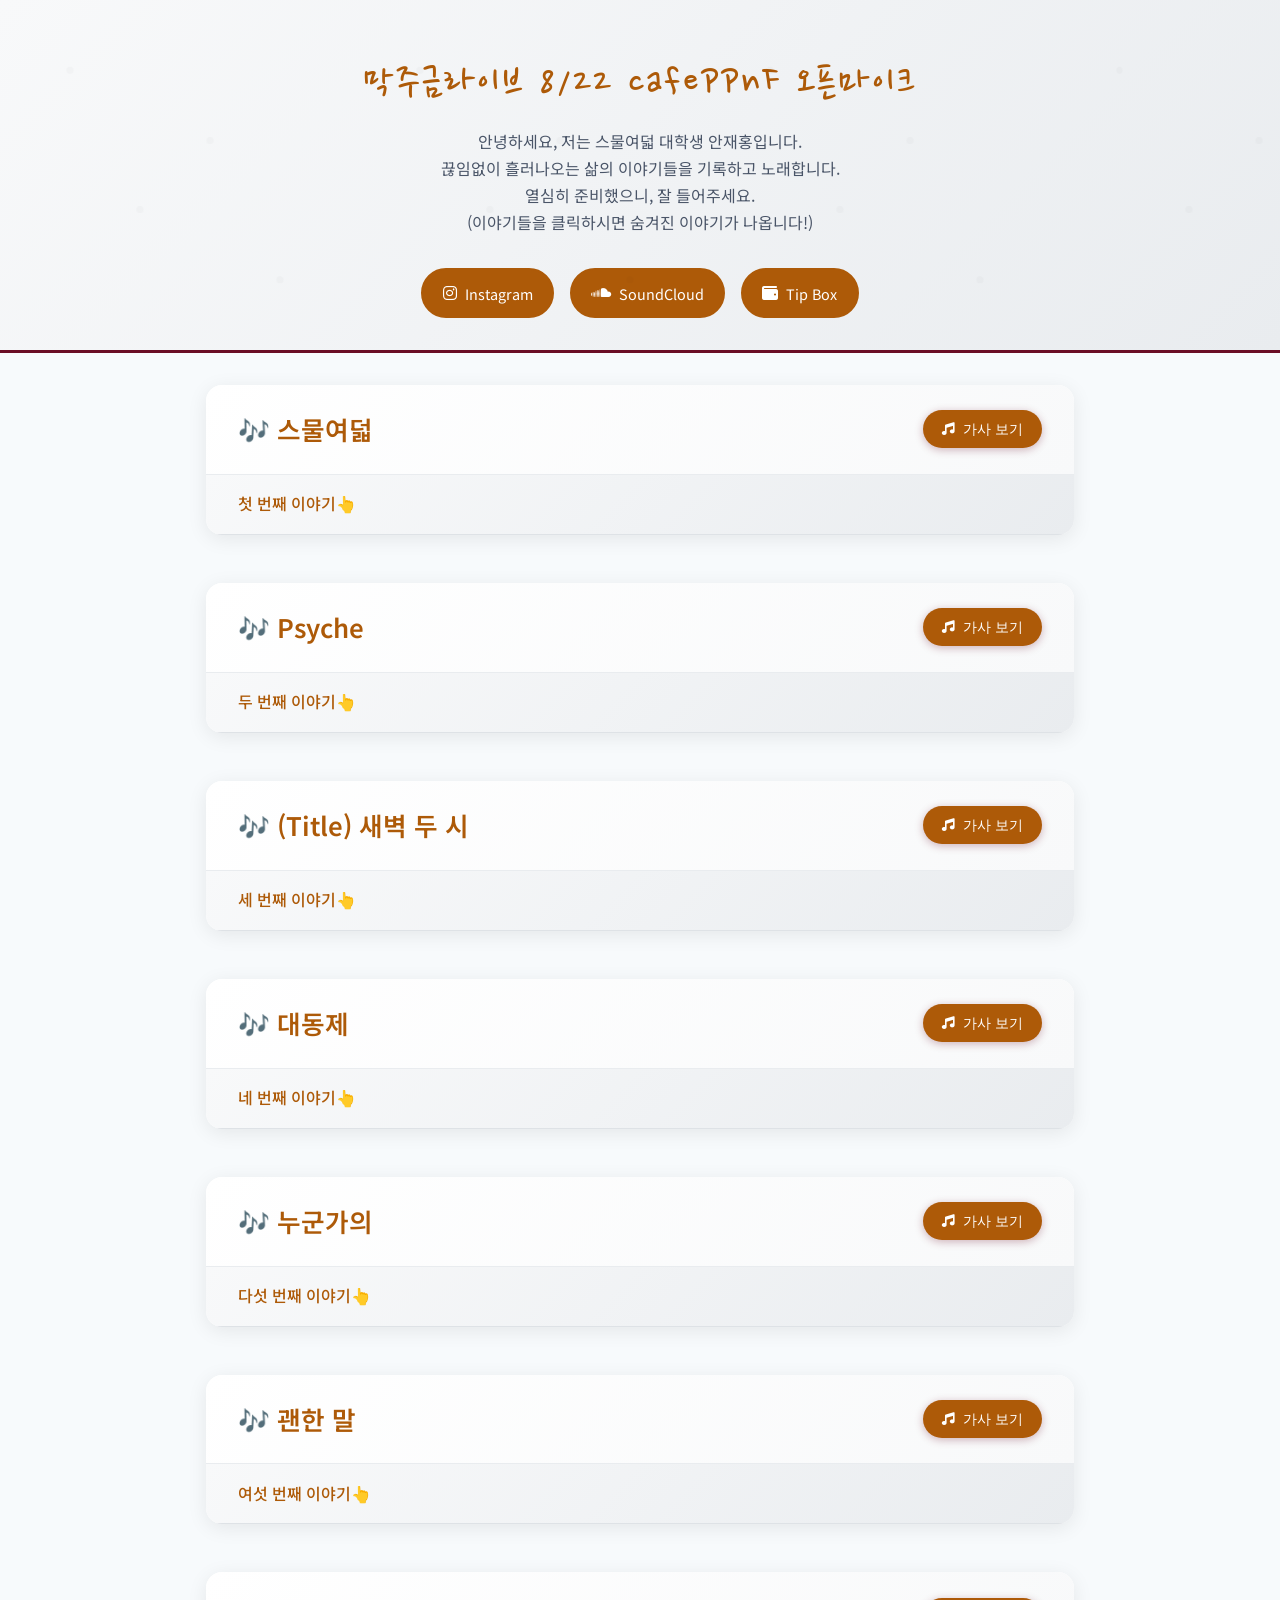
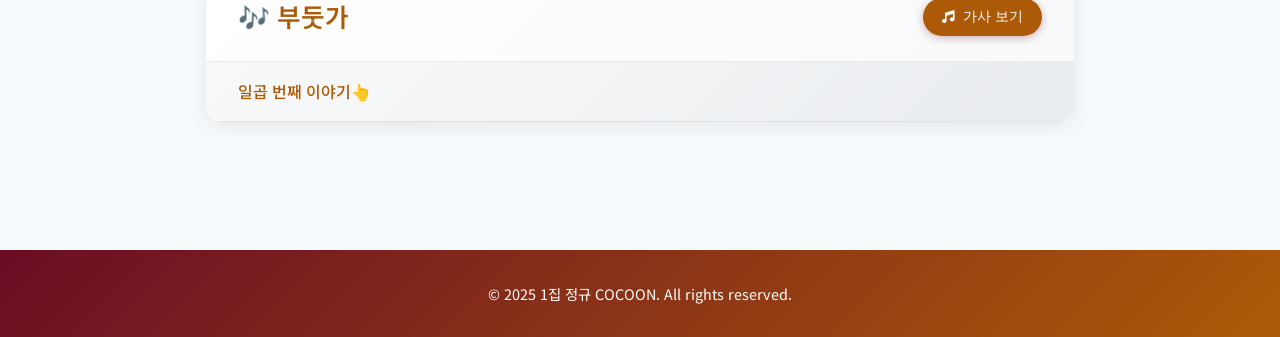
<file: index.html>
<!DOCTYPE html>
<html lang="ko">
<head>
  <meta charset="UTF-8" />
  <meta name="viewport" content="width=device-width, initial-scale=1.0" />
  <title>막주금라이브 8/22 cafePPnF 오픈마이크</title>

  <!-- Font Awesome 아이콘 -->
  <link rel="stylesheet" href="https://cdnjs.cloudflare.com/ajax/libs/font-awesome/6.5.0/css/all.min.css" />

  <!-- 외부 스타일시트 -->
  <link rel="stylesheet" href="style.css" />
</head>
<body>

  <!-- 헤더 -->
  <header>
    <h1>막주금라이브 8/22 cafePPnF 오픈마이크</h1>
    <p>
      안녕하세요, 저는 스물여덟 대학생 안재홍입니다.<br>
      끊임없이 흘러나오는 삶의 이야기들을 기록하고 노래합니다.<br> 
      열심히 준비했으니, 잘 들어주세요.<br>
(이야기들을 클릭하시면 숨겨진 이야기가 나옵니다!)
    </p>

    <div class="social-buttons">
      <!-- 인스타그램 링크 -->
      <a href="https://www.instagram.com/jaell0ng" target="_blank" class="icon-link">
        <i class="fab fa-instagram"></i> Instagram
      </a>

      <!-- 사운드클라우드 링크 -->
      <a href="https://on.soundcloud.com/bjVMJqbjcy9wrwm89" target="_blank" class="icon-link">
        <i class="fab fa-soundcloud"></i> SoundCloud
      </a>

      <!-- 카카오페이 링크 -->
      <a href="https://qr.kakaopay.com/Ej7u1eYZe" target="_blank" class="icon-link">
        <i class="fas fa-wallet"></i> Tip Box
      </a>
    </div>
  </header>

  <!-- 곡 리스트 -->
  <main>
    <div id="songs-container">
      <!-- 곡 섹션들이 JavaScript로 동적으로 생성됩니다 -->
    </div>
  </main>

  <!-- 푸터 -->
  <footer>
    <p>© 2025 1집 정규 COCOON. All rights reserved.</p>
  </footer>

  <!-- JavaScript -->
  <script src="script.js"></script>
</body>
</html>
</file>
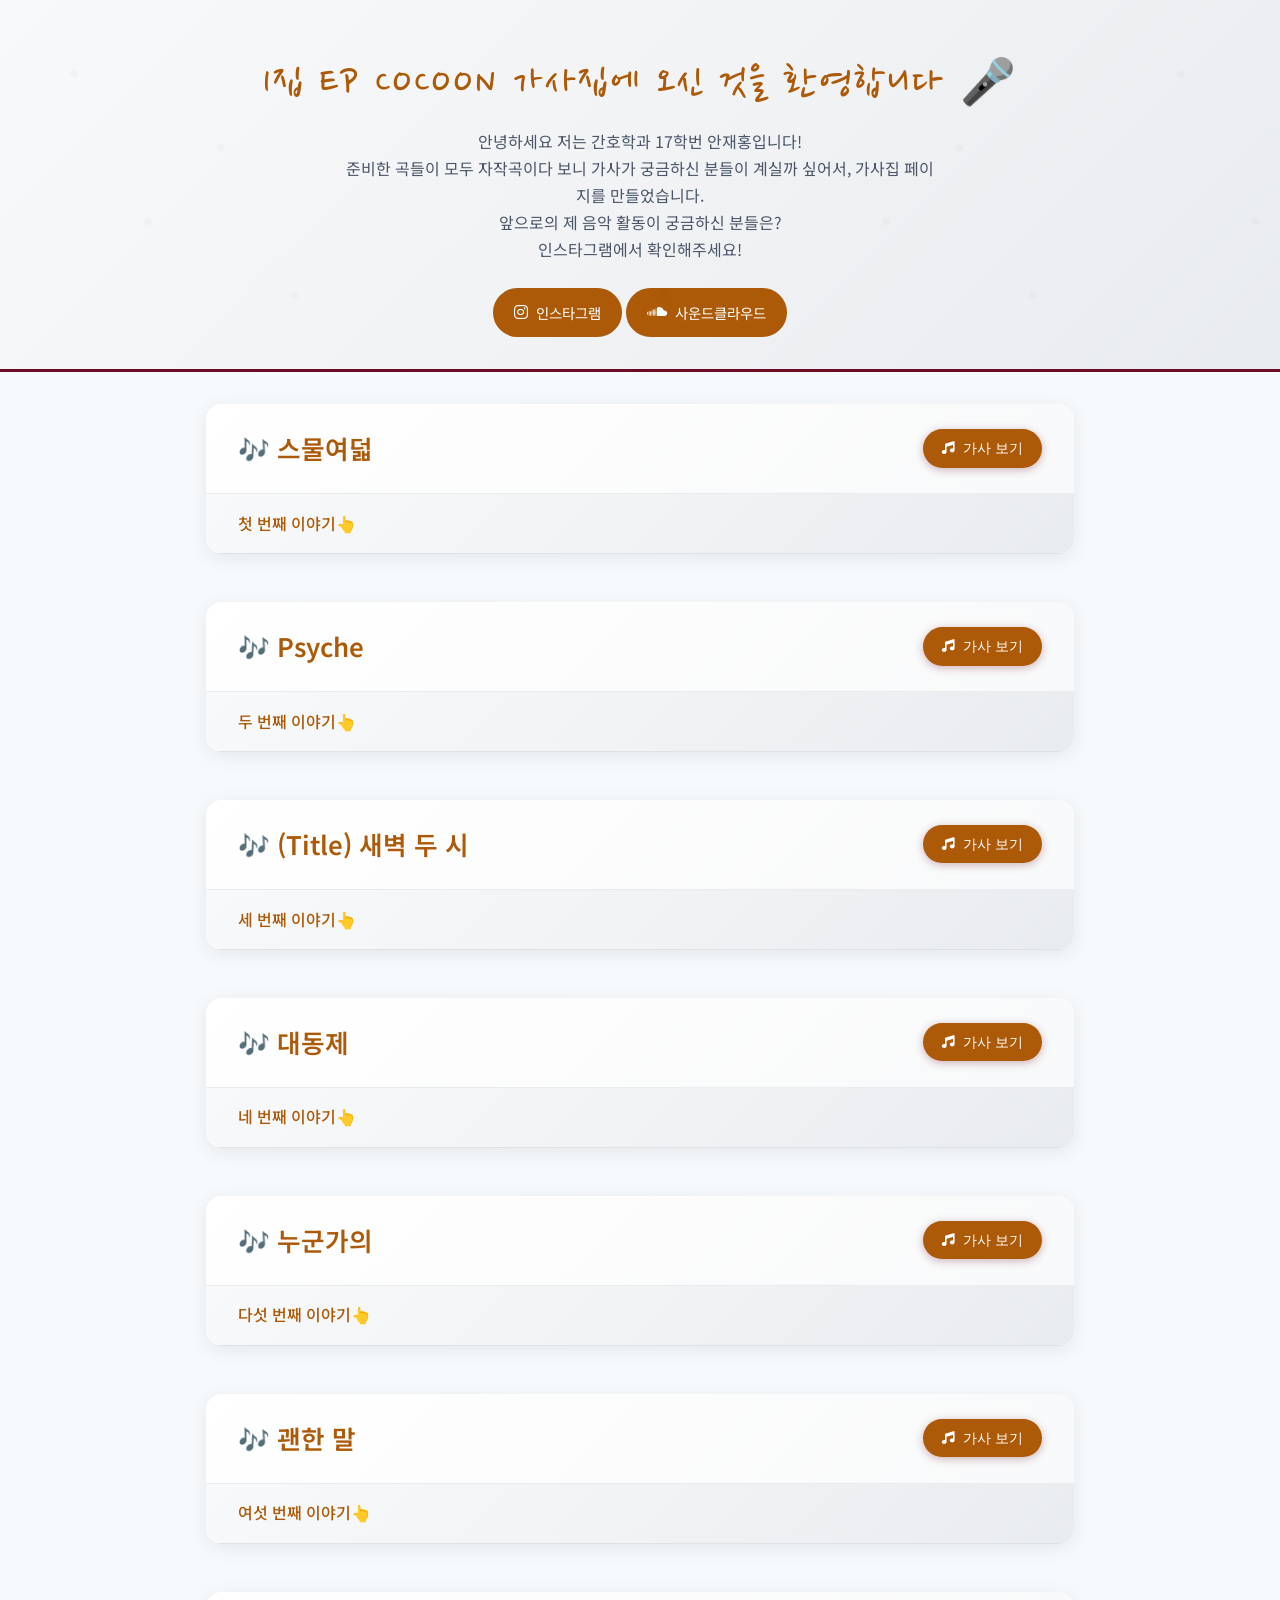
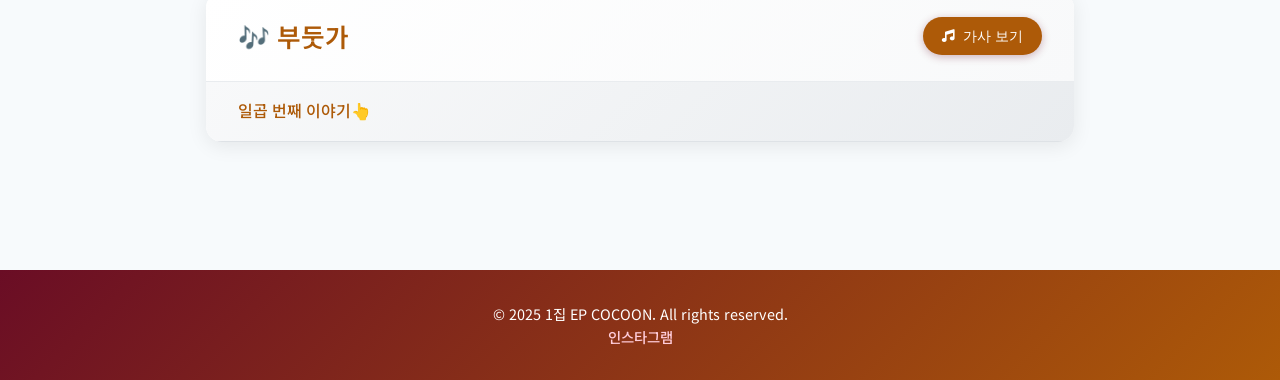
<file: index-new.html>
<!DOCTYPE html>
<html lang="ko">
<head>
  <meta charset="UTF-8" />
  <meta name="viewport" content="width=device-width, initial-scale=1.0" />
  <title>1st EP COCOON</title>

  <!-- Font Awesome 아이콘 -->
  <link rel="stylesheet" href="https://cdnjs.cloudflare.com/ajax/libs/font-awesome/6.5.0/css/all.min.css" />

  <!-- 외부 스타일시트 -->
  <link rel="stylesheet" href="style.css" />
</head>
<body>

  <!-- 헤더 -->
  <header>
    <h1> 1집 EP COCOON 가사집에 오신 것을 환영합니다 🎤</h1>
    <p>	
	안녕하세요 저는 간호학과 17학번 안재홍입니다! <br />
	준비한 곡들이 모두 자작곡이다 보니 가사가 궁금하신 분들이 계실까 싶어서, 가사집 페이지를 만들었습니다.<br /> 
    	앞으로의 제 음악 활동이 궁금하신 분들은? 
<br />인스타그램에서 확인해주세요!
</p>

    <!-- 인스타그램 링크 -->
    <a href="https://www.instagram.com/jaell0ng" target="_blank" class="icon-link">
      <i class="fab fa-instagram"></i> 인스타그램
    </a>

    <!-- 사운드클라우드 링크 -->
    <a href="https://on.soundcloud.com/bjVMJqbjcy9wrwm89" target="_blank" class="icon-link">
      <i class="fab fa-soundcloud"></i> 사운드클라우드
    </a>
  </header>

  <!-- 네비게이션 -->
  <nav>
    <ul id="nav-list">
      <!-- 네비게이션 항목들이 JavaScript로 동적으로 생성됩니다 -->
    </ul>
  </nav>

  <!-- 곡 리스트 -->
  <main>
    <div id="songs-container">
      <!-- 곡 섹션들이 JavaScript로 동적으로 생성됩니다 -->
    </div>
  </main>

  <!-- 푸터 -->
  <footer>
    <p>© 2025 1집 EP COCOON. All rights reserved.</p>
    <a href="https://www.instagram.com/jaell0ng" target="_blank">인스타그램</a>
  </footer>

  <!-- JavaScript -->
  <script src="script.js"></script>
</body>
</html>
</file>
<file: style.css>
/* 구글 웹폰트 불러오기 */
@import url('https://fonts.googleapis.com/css2?family=Noto+Sans+KR:wght@300;400;500;700&display=swap');
@import url('https://fonts.googleapis.com/css2?family=Nanum+Pen+Script&display=swap');

/* 기본 초기화 */
* {
  margin: 0;
  padding: 0;
  box-sizing: border-box;
}

body {
  font-family: 'Noto Sans KR', sans-serif;
  background-color: #f7fafc;
  color: #2d3748;
  line-height: 1.6;
}

/* 헤더 */
header {
  text-align: center;
  padding: 3rem 1rem 2rem;
  background: linear-gradient(135deg, #f8f9fa 0%, #e9ecef 100%);
  color: #2d3748;
  border-bottom: 3px solid #6a0d25;
  position: relative;
  overflow: hidden;
}

header::before {
  content: '';
  position: absolute;
  top: 0;
  left: 0;
  width: 100%;
  height: 100%;
  background: url('data:image/svg+xml,<svg xmlns="http://www.w3.org/2000/svg" viewBox="0 0 100 100"><defs><pattern id="grain" width="100" height="100" patternUnits="userSpaceOnUse"><circle cx="20" cy="20" r="1" fill="%23000" opacity="0.02"/><circle cx="80" cy="80" r="1" fill="%23000" opacity="0.02"/><circle cx="40" cy="60" r="1" fill="%23000" opacity="0.02"/><circle cx="60" cy="40" r="1" fill="%23000" opacity="0.02"/></pattern></defs><rect width="100" height="100" fill="url(%23grain)"/></svg>');
  pointer-events: none;
}

header h1 {
  font-size: 2.8rem;
  margin-bottom: 0.5rem;
  font-weight: 300;
  color: #ad5a08;
  font-family: 'Nanum Pen Script', cursive;
  letter-spacing: 2px;
}

header .subtitle {
  font-size: 1rem;
  color: #718096;
  margin-bottom: 2rem;
  font-weight: 400;
  font-style: italic;
}

header p {
  font-size: 1rem;
  max-width: 600px;
  margin: 0 auto 1.5rem;
  line-height: 1.7;
  font-weight: 400;
  color: #4a5568;
}

/* 소셜 버튼 영역 */
.social-buttons {
  display: flex;
  justify-content: center;
  gap: 1rem;
  flex-wrap: wrap;
  margin-top: 2rem;
}

/* 아이콘 링크 (인스타, 사운드클라우드 등) */
.icon-link {
  background-color: #ad5a08;
  color: #fff;
  padding: 0.7rem 1.2rem;
  border-radius: 25px;
  font-weight: 400;
  text-decoration: none;
  display: inline-flex;
  align-items: center;
  gap: 8px;
  transition: all 0.3s ease;
  border: 2px solid #ad5a08;
  font-size: 0.9rem;
}

.icon-link i {
  font-size: 16px;
  color: #fff;
}

.icon-link:hover {
  background-color: transparent;
  border-color: #ad5a08;
  color: #ad5a08;
  transform: translateY(-1px);
}

.icon-link:hover i {
  color: #ad5a08;
}

/* 메인 콘텐츠 */
main {
  padding: 2rem 1rem;
  max-width: 900px;
  margin: 0 auto;
}

/* 곡 섹션 */
section {
  margin-bottom: 3rem;
  background: #fff;
  border-radius: 16px;
  overflow: hidden;
  box-shadow: 0 4px 20px rgba(0, 0, 0, 0.08);
  transition: transform 0.3s ease, box-shadow 0.3s ease;
}

section:hover {
  transform: translateY(-4px);
  box-shadow: 0 8px 30px rgba(0, 0, 0, 0.12);
}

/* 곡 헤더 */
.song-header {
  display: flex;
  justify-content: space-between;
  align-items: center;
  padding: 1.5rem 2rem;
  background: linear-gradient(135deg, #fff 0%, #f8f9fa 100%);
  border-bottom: 1px solid #e9ecef;
}

.song-header h2 {
  font-size: 1.6rem;
  color: #ad5a08;
  font-weight: 600;
  margin: 0;
}

/* 가사 토글 버튼 */
.lyrics-toggle {
  background: #ad5a08;
  color: #fff;
  border: none;
  padding: 0.6rem 1.2rem;
  border-radius: 25px;
  cursor: pointer;
  font-size: 0.9rem;
  font-weight: 500;
  display: flex;
  align-items: center;
  gap: 0.5rem;
  transition: all 0.3s ease;
  box-shadow: 0 2px 8px rgba(106, 13, 37, 0.3);
}

.lyrics-toggle:hover {
  background: #031ee8;
  transform: translateY(-2px);
  box-shadow: 0 4px 12px rgba(106, 13, 37, 0.4);
}

.lyrics-toggle i {
  font-size: 0.8rem;
  transition: transform 0.3s ease;
}

.lyrics-toggle:hover i {
  transform: scale(1.2);
}

/* 설명 트리거 영역 */
.description-trigger {
  padding: 1rem 2rem;
  background: linear-gradient(135deg, #f8f9fa 0%, #e9ecef 100%);
  border-bottom: 1px solid #dee2e6;
  cursor: pointer;
  transition: all 0.3s ease;
  min-height: 60px;
  display: flex;
  align-items: center;
  position: relative;
}

.description-trigger:hover {
  background: linear-gradient(135deg, #e9ecef 0%, #dee2e6 100%);
}

.description-trigger:hover::after {
  content: "💭 이 곡에 대한 이야기...";
  position: absolute;
  right: 2rem;
  font-size: 0.8rem;
  color: #ad5a08;
  font-weight: 500;
  opacity: 0.8;
}

/* 점들 스타일 */
.description-dots {
  font-size: 1rem;
  color: #ad5a08;
  font-weight: 500;
  animation: pulse 2s infinite;
}

.description-dots::before {
  content: attr(data-order) " 이야기👆";
  margin-right: 0.5rem;
}

@keyframes pulse {
  0%, 100% { opacity: 0.7; }
  50% { opacity: 1; }
}

/* 설명 내용 */
.description-content {
  display: none;
  font-size: 1rem;
  color: #4a5568;
  line-height: 1.7;
  font-style: italic;
  border-left: 3px solid #031ee8;
  padding-left: 1rem;
  white-space: pre-wrap;
}

/* 가사 컨테이너 */
.lyrics-container {
  display: none;
  padding: 0 2rem 2rem;
  background: #fff;
}

/* 가사 스타일 */
.lyrics {
  font-family: 'Nanum Pen Script', cursive;
  font-size: 1.4rem;
  line-height: 2;
  background: linear-gradient(135deg, #fff8f0 0%, #f8f9fa 100%);
  color: #333;
  padding: 1.5rem;
  border-radius: 12px;
  box-shadow: inset 0 2px 8px rgba(0, 0, 0, 0.05);
  white-space: pre-wrap;
  border-left: 4px solid #e2e8f0;
  margin: 0;
}

/* 에러 메시지 */
.error-message {
  text-align: center;
  padding: 3rem;
  background: #fff;
  border-radius: 16px;
  box-shadow: 0 4px 20px rgba(0, 0, 0, 0.08);
  margin: 2rem 0;
}

.error-message h2 {
  color: #dc3545;
  margin-bottom: 1rem;
  font-size: 1.5rem;
}

.error-message p {
  color: #666;
  font-size: 1rem;
}

/* 푸터 */
footer {
  text-align: center;
  padding: 2rem 1rem;
  background: linear-gradient(135deg, #6a0d25 0%, #ad5a08 100%);
  color: #fff;
  font-size: 0.9rem;
  margin-top: 3rem;
}

footer a {
  color: #ffccda;
  text-decoration: none;
  font-weight: 500;
  transition: color 0.3s ease;
}

footer a:hover {
  color: #fff;
  text-decoration: underline;
}

/* 스크롤바 커스터마이징 */
::-webkit-scrollbar {
  width: 8px;
}

::-webkit-scrollbar-track {
  background: #f1f1f1;
}

::-webkit-scrollbar-thumb {
  background: #ad5a08;
  border-radius: 4px;
}

::-webkit-scrollbar-thumb:hover {
  background: #ad5a08;
}

/* 반응형 - 태블릿 */
@media (max-width: 768px) {
  header h1 {
    font-size: 1.8rem;
  }
  
  header p {
    font-size: 1rem;
  }

  .song-header {
    flex-direction: column;
    gap: 1rem;
    text-align: center;
    padding: 1.5rem;
  }

  .song-header h2 {
    font-size: 1.4rem;
  }

  .lyrics-toggle {
    align-self: stretch;
    justify-content: center;
  }

  .description-trigger {
    padding: 0.8rem 1.5rem;
    min-height: 50px;
  }

  .description-trigger::after {
    content: "👆 터치하세요" !important;
    font-size: 0.7rem !important;
    right: 1.5rem !important;
  }

  .description-content {
    font-size: 0.9rem;
    padding-left: 0.8rem;
  }

  .song-description {
    padding: 1rem 1.5rem;
  }

  .lyrics-container {
    padding: 0 1.5rem 1.5rem;
  }

  .lyrics {
    font-size: 1.2rem;
    padding: 1rem;
  }

  main {
    padding: 1rem;
  }
}

/* 반응형 - 모바일 */
@media (max-width: 480px) {
  header {
    padding: 2rem 1rem;
  }

  header h1 {
    font-size: 1.5rem;
  }

  header p {
    font-size: 0.9rem;
  }

  .song-header {
    padding: 1rem;
  }

  .song-header h2 {
    font-size: 1.2rem;
  }

  .lyrics-toggle {
    padding: 0.5rem 1rem;
    font-size: 0.8rem;
  }

  .description-trigger {
    padding: 0.8rem 1rem;
    min-height: 45px;
  }

  .description-trigger::after {
    content: "" !important;
    font-size: 0.8rem !important;
    right: 1rem !important;
  }

  .description-content {
    font-size: 0.85rem;
    padding-left: 0.6rem;
  }

  .description-dots {
    font-size: 0.9rem;
  }

  .lyrics-container {
    padding: 0 1rem 1rem;
  }

  .lyrics {
    font-size: 1.1rem;
    padding: 0.8rem;
    line-height: 1.8;
  }

  main {
    padding: 0.5rem;
  }
}

/* 접근성 향상 */
@media (prefers-reduced-motion: reduce) {
  * {
    animation-duration: 0.01ms !important;
    animation-iteration-count: 1 !important;
    transition-duration: 0.01ms !important;
  }
}

/* 다크 모드 지원 */
@media (prefers-color-scheme: dark) {
  body {
    background-color: #1a1a1a;
    color: #e0e0e0;
  }

  section {
    background: #2d2d2d;
    color: #e0e0e0;
  }

  .song-header {
    background: linear-gradient(135deg, #2d2d2d 0%, #3a3a3a 100%);
    border-bottom-color: #4a4a4a;
  }

  .song-description {
    background: #2d2d2d;
    color: #b0b0b0;
  }

  .lyrics-container {
    background: #2d2d2d;
  }

  .lyrics {
    background: linear-gradient(135deg, #3a3a3a 0%, #2d2d2d 100%);
    color: #e0e0e0;
  }

  .error-message {
    background: #2d2d2d;
    color: #e0e0e0;
  }
}
</file>
